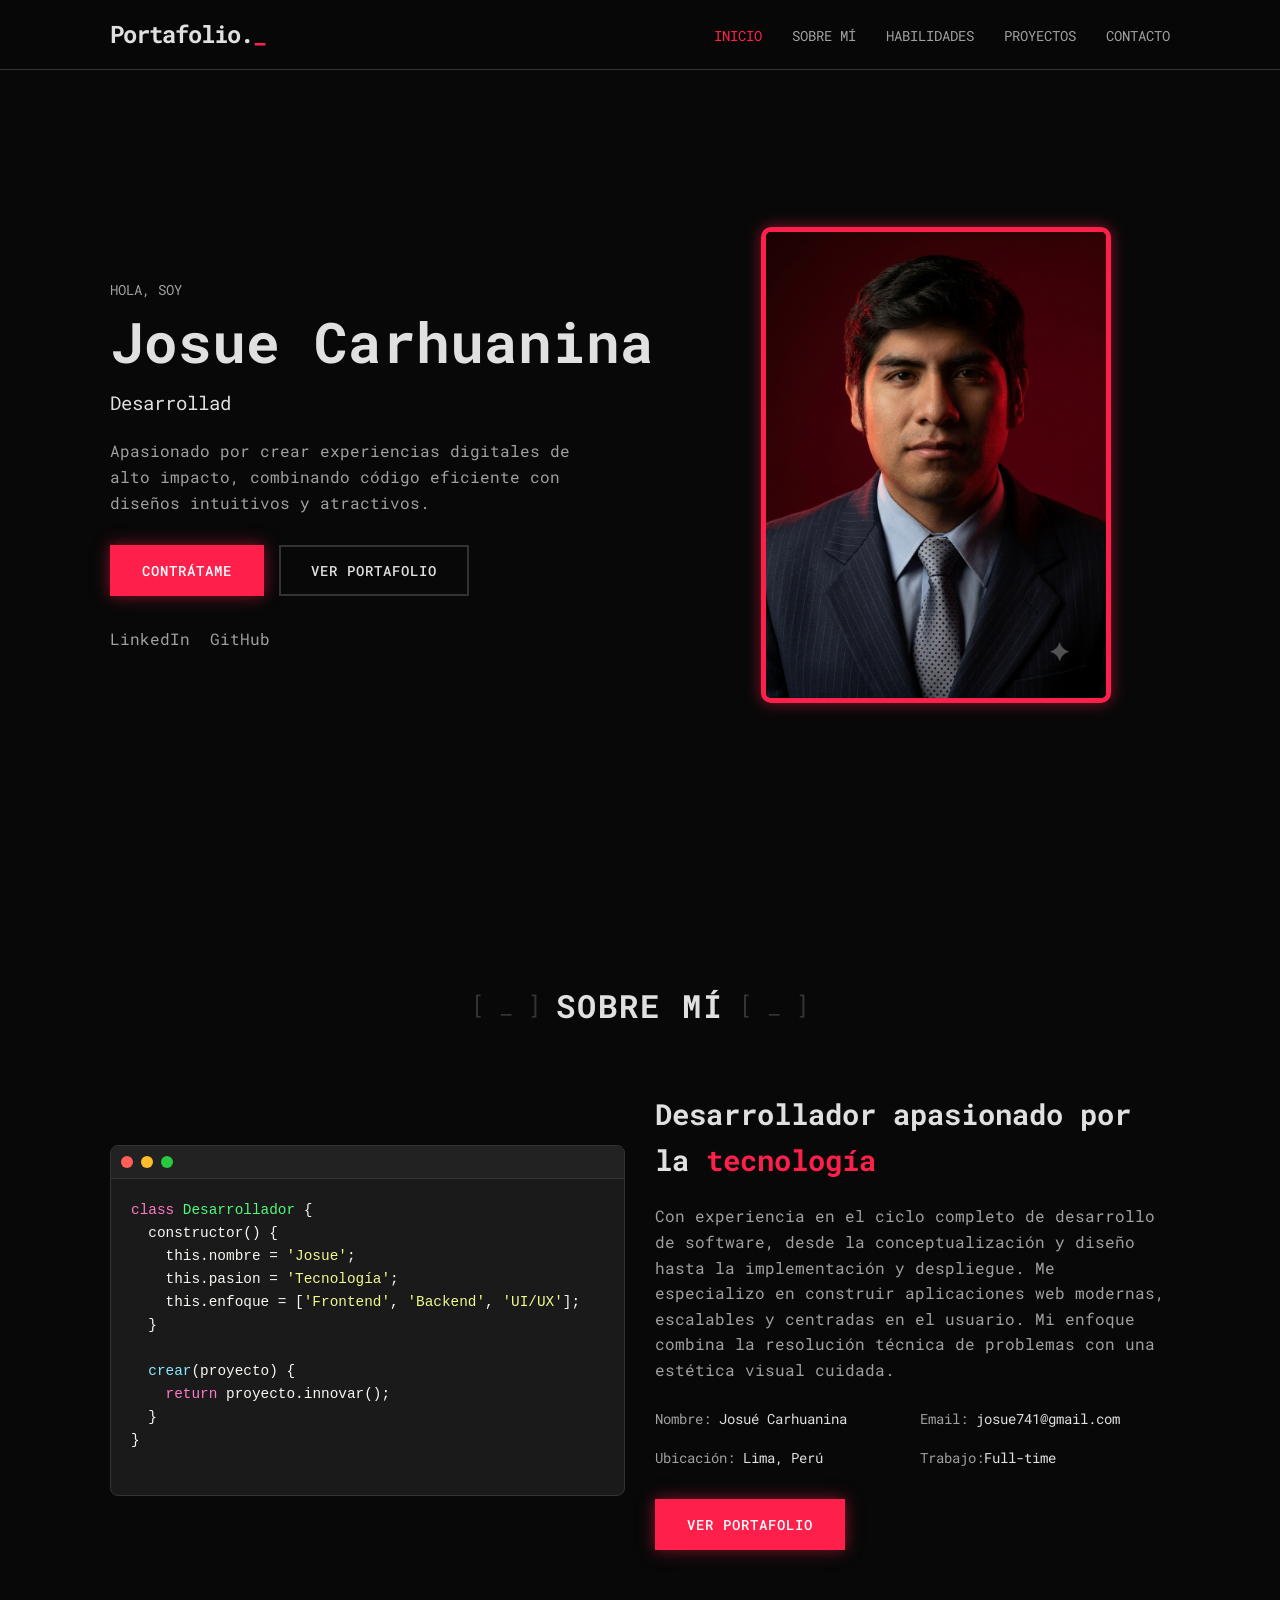
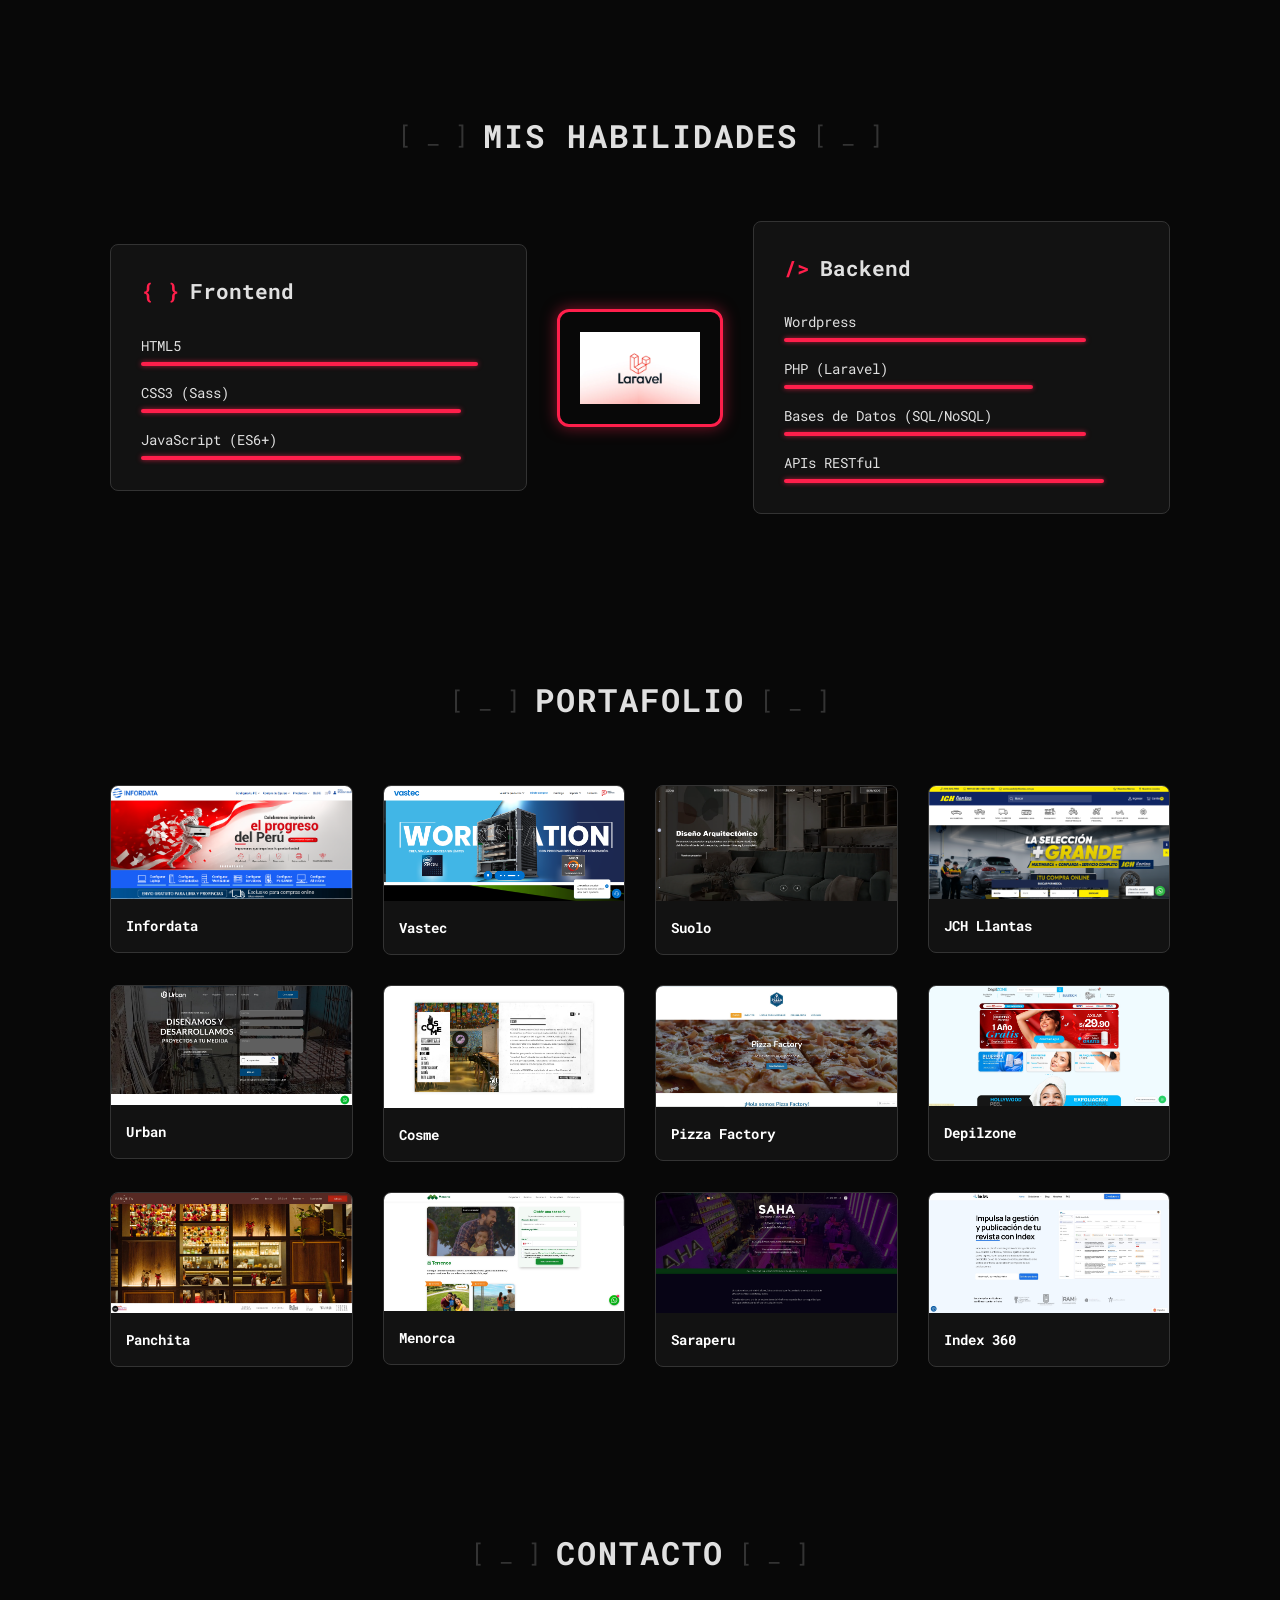
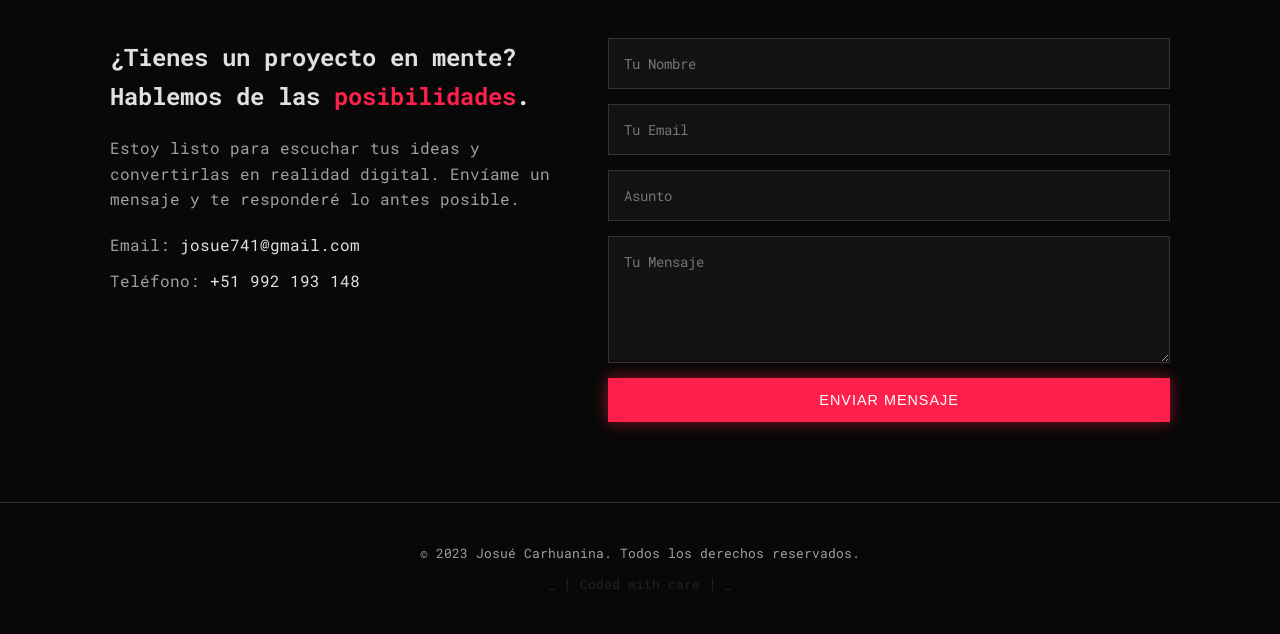
<file: index.html>
<!DOCTYPE html>
<html lang="es">
<head>
    <meta charset="UTF-8">
    <meta name="viewport" content="width=device-width, initial-scale=1.0">
    <title>Josué Carhuanina - Portafolio</title>
    <link rel="stylesheet" href="style.css">
    <!-- Usaremos Google Fonts para la tipografía monoespaciada -->
    <link href="https://fonts.googleapis.com/css2?family=Roboto+Mono:wght@400;500;700&display=swap" rel="stylesheet">
</head>
<body>

    <!-- Navegación -->
    <header class="header">
        <nav class="nav container">
            <a href="#" class="logo">Portafolio.</a>
            <ul class="nav-list" id="nav-list">
                <li><a href="#inicio" class="nav-link active">Inicio</a></li>
                <li><a href="#sobre-mi" class="nav-link">Sobre Mí</a></li>
                <li><a href="#habilidades" class="nav-link">Habilidades</a></li>
                <li><a href="#proyectos" class="nav-link">Proyectos</a></li>
                <li><a href="#contacto" class="nav-link">Contacto</a></li>
            </ul>
            <div class="nav-toggle" id="nav-toggle">
                <span></span>
                <span></span>
                <span></span>
            </div>
        </nav>
    </header>

    <main class="main container">
        <!-- Sección Inicio (Hero) -->
        <section id="inicio" class="hero section grid">
            <div class="hero-content">
                <span class="hero-greeting">HOLA, SOY</span>
                <h1 class="hero-title">Josue Carhuanina</h1>
                <p class="hero-subtitle">Desarrollador &nbsp; Full Stack.</p>
                <p class="hero-description">
                    Apasionado por crear experiencias digitales de alto impacto, combinando código eficiente con diseños intuitivos y atractivos.
                </p>
                <div class="hero-buttons">
                    <a href="#contacto" class="btn btn-primary">Contrátame</a>
                    <a href="#proyectos" class="btn btn-secondary">Ver Portafolio</a>
                </div>
                <div class="hero-social">
                    <a href="#" target="_blank" class="social-icon">LinkedIn</a>
                    <a href="#" target="_blank" class="social-icon">GitHub</a>
                </div>
            </div>
            <div class="hero-image-wrapper">
                <img src="josue_image.png" alt="Foto de Josué Carhuanina" class="hero-img">
                <!-- Efecto de icono neón flotante 
                <div class="neon-icon-floating">
                    <img src="logo-neon.png" alt="Icono Neón">
                </div>-->
            </div>
        </section>

        <!-- Sección Sobre Mí -->
        <section id="sobre-mi" class="sobre-mi section">
            <div class="section-title-wrapper">
                <span class="title-decor">[ _ ]</span>
                <h2 class="section-title">Sobre Mí</h2>
                <span class="title-decor">[ _ ]</span>
            </div>
            
            <div class="sobre-mi-container grid">
                <div class="about-code-window">
                    <div class="code-header">
                        <span class="dot red"></span>
                        <span class="dot yellow"></span>
                        <span class="dot green"></span>
                    </div>
                    <pre class="code-content">
<code><span class="keyword">class</span> <span class="class-name">Desarrollador</span> {
  constructor() {
    <span class="variable">this</span>.nombre = <span class="string">'Josue'</span>;
    <span class="variable">this</span>.pasion = <span class="string">'Tecnología'</span>;
    <span class="variable">this</span>.enfoque = [<span class="string">'Frontend'</span>, <span class="string">'Backend'</span>, <span class="string">'UI/UX'</span>];
  }

  <span class="function">crear</span>(proyecto) {
    <span class="keyword">return</span> <span class="variable">proyecto</span>.innovar();
  }
}</code>
                    </pre>
                </div>
                <div class="about-text">
                    <h3>Desarrollador apasionado por la <span class="highlight">tecnología</span></h3>
                    <p>
                        Con experiencia en el ciclo completo de desarrollo de software, desde la conceptualización y diseño hasta la implementación y despliegue. Me especializo en construir aplicaciones web modernas, escalables y centradas en el usuario. Mi enfoque combina la resolución técnica de problemas con una estética visual cuidada.
                    </p>
                    <div class="about-info grid">
                        <div class="info-item"><span>Nombre:</span> Josué Carhuanina</div>
                        <div class="info-item"><span>Email:</span> josue741@gmail.com</div>
                        <div class="info-item"><span>Ubicación:</span> Lima, Perú</div>
                        <div class="info-item"><span>Trabajo:</span>Full-time</div>
                    </div>
                    <a href="#proyectos" class="btn btn-primary">Ver Portafolio</a>
                </div>
            </div>
        </section>

        <!-- Sección Habilidades -->
        <section id="habilidades" class="habilidades section">
            <div class="section-title-wrapper">
                <span class="title-decor">[ _ ]</span>
                <h2 class="section-title">Mis Habilidades</h2>
                <span class="title-decor">[ _ ]</span>
            </div>

            <div class="habilidades-container grid">
                <!-- Frontend -->
                <div class="skills-category">
                    <h3 class="skills-subtitle"><span class="icon">{ }</span> Frontend</h3>
                    <div class="skills-list">
                        <div class="skill-item">HTML5 <span class="skill-bar" style="width: 95%;"></span></div>
                        <div class="skill-item">CSS3 (Sass) <span class="skill-bar" style="width: 90%;"></span></div>
                        <div class="skill-item">JavaScript (ES6+) <span class="skill-bar" style="width: 90%;"></span></div>
       
                    </div>
                </div>

                <!-- Imagen Central Angular Neon -->
                <div class="skills-central-img">
                    <div class="neon-frame">
                        <img src="laravel_logo.webp" alt="Angular Logo" class="angular-logo">
                    </div>
                </div>

                <!-- Backend -->
                <div class="skills-category">
                    <h3 class="skills-subtitle"><span class="icon">/></span> Backend</h3>
                    <div class="skills-list">
                        <div class="skill-item">Wordpress <span class="skill-bar" style="width: 85%;"></span></div>
                        
                        <div class="skill-item">PHP (Laravel) <span class="skill-bar" style="width: 70%;"></span></div>
                        <div class="skill-item">Bases de Datos (SQL/NoSQL) <span class="skill-bar" style="width: 85%;"></span></div>
                        <div class="skill-item">APIs RESTful <span class="skill-bar" style="width: 90%;"></span></div>
                    </div>
                </div>
            </div>
        </section>

        <!-- Sección Proyectos -->
        <section id="proyectos" class="proyectos section">
            <div class="section-title-wrapper">
                <span class="title-decor">[ _ ]</span>
                <h2 class="section-title">PORTAFOLIO</h2>
                <span class="title-decor">[ _ ]</span>
            </div>

            <div class="proyectos-container grid">
                <!-- Proyecto 1 (Grande) -->
               
                <!-- Proyecto 2 (Grande) -->
                
                <!-- Proyectos Pequeños (Grid de 4) -->
                <div class="proyectos-pequenos-grid grid">

                    <a href="https://www.infordata.com.pe">
                        <article class="proyecto-card pequeno">
                        <img src="infordat.png" alt="Miniatura Proyecto" class="proyecto-img">
                        <div class="proyecto-info">
                            <h4 class="proyecto-title">Infordata</h4>
                        </div>
                      </article>
                  </a>

                    <a href="https://www.vastec.com.pe">
                        <article class="proyecto-card pequeno">
                        <img src="vastec.png" alt="Miniatura Proyecto" class="proyecto-img">
                        <div class="proyecto-info">
                            <h4 class="proyecto-title">Vastec</h4>
                        </div>
                    </article>
                </a>

                    <a href="https://suolo.com/">
                    <article class="proyecto-card pequeno">
                        <img src="suolo.png" alt="Miniatura Proyecto" class="proyecto-img">
                        <div class="proyecto-info">
                            <h4 class="proyecto-title">Suolo</h4>
                        </div>
                    </article>
                    </a>
                    
                    <a href="https://jchllantas.com.pe/">
                    <article class="proyecto-card pequeno">
                        <img src="jchllantas.png" alt="Miniatura Proyecto" class="proyecto-img">
                        <div class="proyecto-info">
                            <h4 class="proyecto-title">JCH Llantas</h4>
                        </div>
                    </article>
                </a>

                  <a href="https://urban.com.pe/">
                    <article class="proyecto-card pequeno">
                        <img src="urban.jpg" alt="Miniatura Proyecto" class="proyecto-img">
                        <div class="proyecto-info">
                            <h4 class="proyecto-title">Urban</h4>
                        </div>
                    </article>
                    </a>

                      <a href="https://cosme.com.pe/">
                    <article class="proyecto-card pequeno">
                        <img src="cosme.jpg" alt="Miniatura Proyecto" class="proyecto-img">
                        <div class="proyecto-info">
                            <h4 class="proyecto-title">Cosme</h4>
                        </div>
                    </article>
                    </a>

                      <a href="https://pizzafactory.pe/">
                    <article class="proyecto-card pequeno">
                        <img src="pizzafactory.jpg" alt="Miniatura Proyecto" class="proyecto-img">
                        <div class="proyecto-info">
                            <h4 class="proyecto-title">Pizza Factory</h4>
                        </div>
                    </article>
                    </a>

                      <a href="https://depilzone.com.pe/">
                    <article class="proyecto-card pequeno">
                        <img src="depilzone.jpg" alt="Miniatura Proyecto" class="proyecto-img">
                        <div class="proyecto-info">
                            <h4 class="proyecto-title">Depilzone</h4>
                        </div>
                    </article>
                    </a>

                     <a href="https://www.panchita.pe/">
                    <article class="proyecto-card pequeno">
                        <img src="panchita.jpg" alt="Miniatura Proyecto" class="proyecto-img">
                        <div class="proyecto-info">
                            <h4 class="proyecto-title">Panchita</h4>
                        </div>
                    </article>
                    </a>

                     <a href="https://menorca.pe/proyectos/terrenos/">
                    <article class="proyecto-card pequeno">
                        <img src="menorca.jpg" alt="Miniatura Proyecto" class="proyecto-img">
                        <div class="proyecto-info">
                            <h4 class="proyecto-title">Menorca</h4>
                        </div>
                    </article>
                    </a>

                     <a href="https://www.sahaperu.com/">
                    <article class="proyecto-card pequeno">
                        <img src="saraperu.jpg" alt="Miniatura Proyecto" class="proyecto-img">
                        <div class="proyecto-info">
                            <h4 class="proyecto-title">Saraperu</h4>
                        </div>
                    </article>
                    </a>

                     <a href="https://index-360.com/">
                    <article class="proyecto-card pequeno">
                        <img src="index.jpg" alt="Miniatura Proyecto" class="proyecto-img">
                        <div class="proyecto-info">
                            <h4 class="proyecto-title">Index 360</h4>
                        </div>
                    </article>
                    </a>


                </div>
            </div>



        </section>

        <!-- Sección Contacto -->
        <section id="contacto" class="contacto section">
            <div class="section-title-wrapper">
                <span class="title-decor">[ _ ]</span>
                <h2 class="section-title">Contacto</h2>
                <span class="title-decor">[ _ ]</span>
            </div>

            <div class="contacto-container grid">
                <div class="contacto-info">
                    <h3>¿Tienes un proyecto en mente? Hablemos de las <span class="highlight">posibilidades</span>.</h3>
                    <p>Estoy listo para escuchar tus ideas y convertirlas en realidad digital. Envíame un mensaje y te responderé lo antes posible.</p>
                    <div class="contacto-directo">
                        <p><strong>Email:</strong> josue741@gmail.com</p>
                        <p><strong>Teléfono:</strong> +51 992 193 148</p>
                    </div>
                </div>
                
                <form class="contacto-form">
                    <input type="text" placeholder="Tu Nombre" class="form-input">
                    <input type="email" placeholder="Tu Email" class="form-input">
                    <input type="text" placeholder="Asunto" class="form-input">
                    <textarea placeholder="Tu Mensaje" class="form-input" rows="5"></textarea>
                    <button type="submit" class="btn btn-primary full-width">Enviar Mensaje</button>
                </form>
            </div>
        </section>
    </main>

    <!-- Pie de página -->
    <footer class="footer">
        <div class="container">
            <p>&copy; 2023 Josué Carhuanina. Todos los derechos reservados.</p>
            <p class="footer-decor">_ [ Coded with care ] _</p>
        </div>
    </footer>

    <script src="script.js"></script>
</body>
</html>
</file>
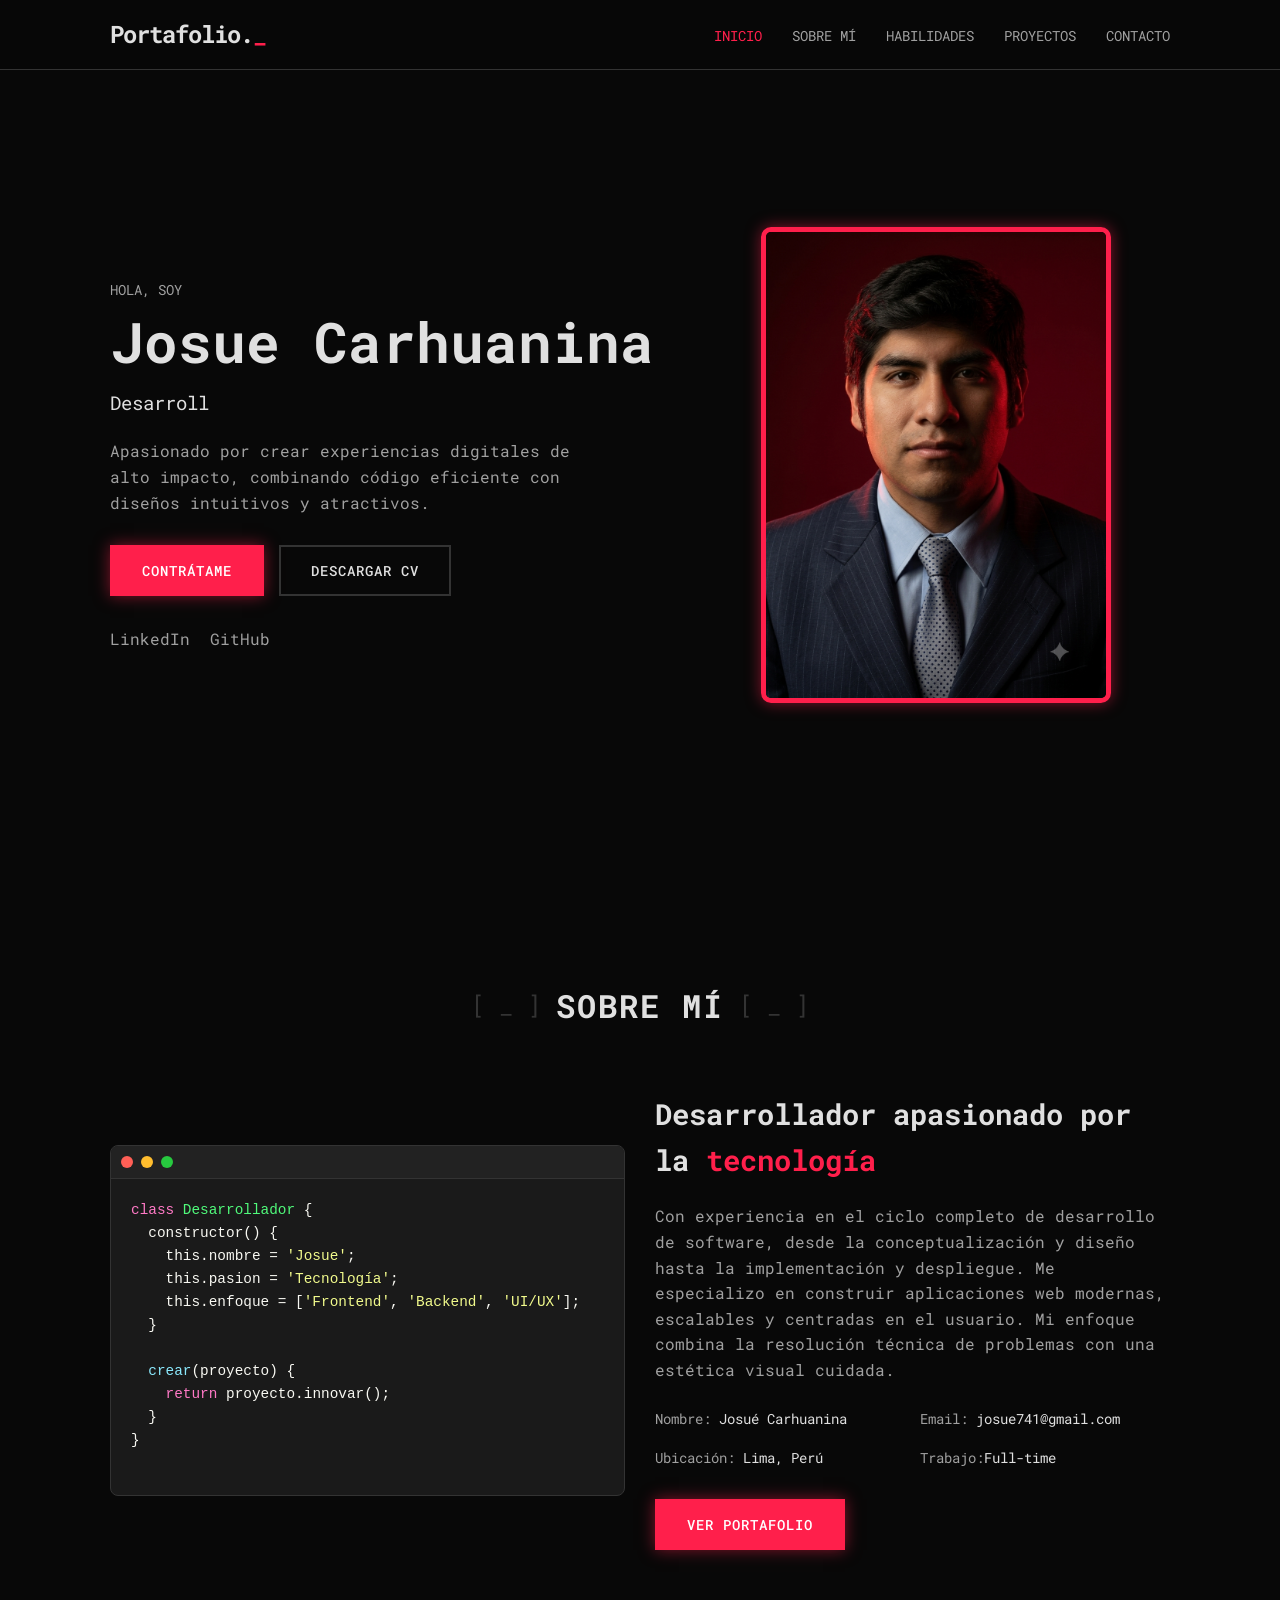
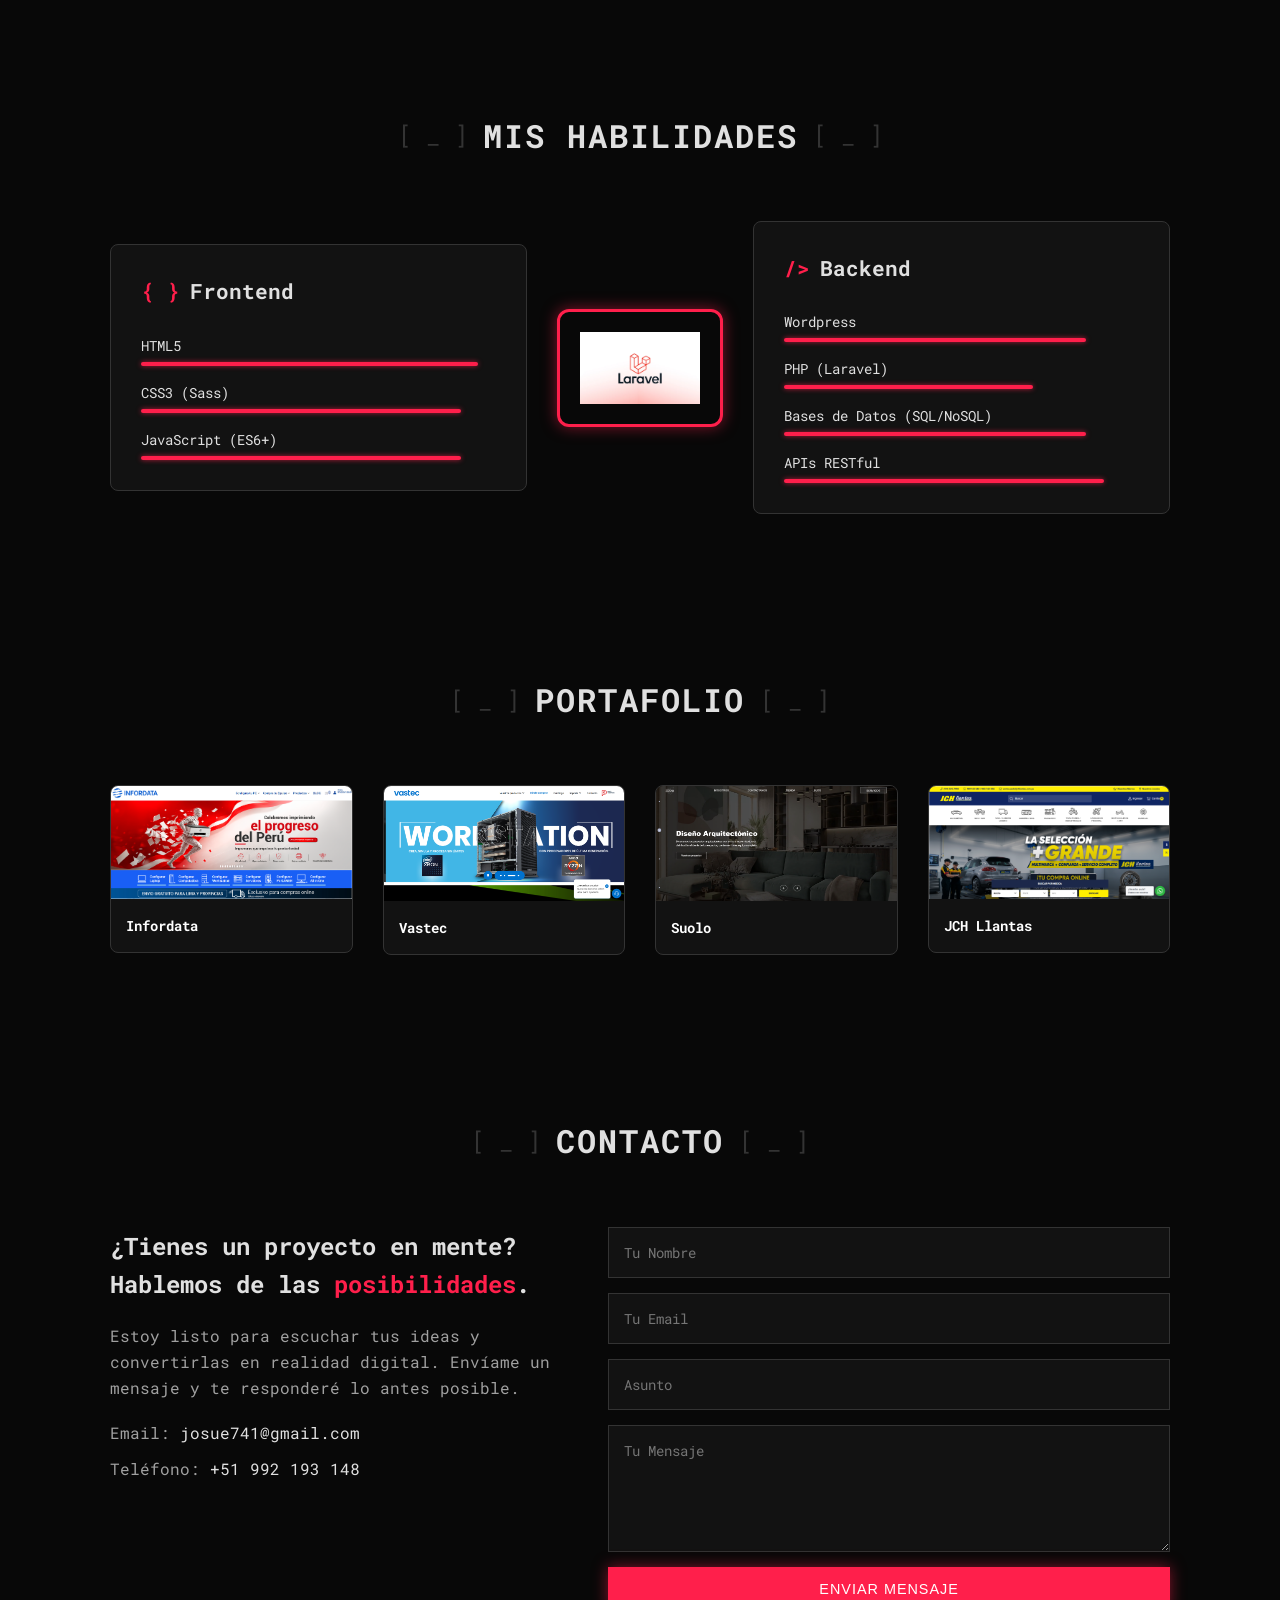
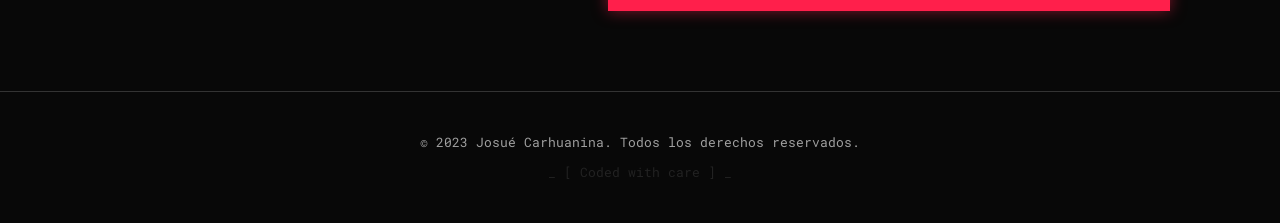
<file: porta.html>
<!DOCTYPE html>
<html lang="es">
<head>
    <meta charset="UTF-8">
    <meta name="viewport" content="width=device-width, initial-scale=1.0">
    <title>Josué Carhuanina - Portafolio</title>
    <link rel="stylesheet" href="style.css">
    <!-- Usaremos Google Fonts para la tipografía monoespaciada -->
    <link href="https://fonts.googleapis.com/css2?family=Roboto+Mono:wght@400;500;700&display=swap" rel="stylesheet">
</head>
<body>

    <!-- Navegación -->
    <header class="header">
        <nav class="nav container">
            <a href="#" class="logo">Portafolio.</a>
            <ul class="nav-list" id="nav-list">
                <li><a href="#inicio" class="nav-link active">Inicio</a></li>
                <li><a href="#sobre-mi" class="nav-link">Sobre Mí</a></li>
                <li><a href="#habilidades" class="nav-link">Habilidades</a></li>
                <li><a href="#proyectos" class="nav-link">Proyectos</a></li>
                <li><a href="#contacto" class="nav-link">Contacto</a></li>
            </ul>
            <div class="nav-toggle" id="nav-toggle">
                <span></span>
                <span></span>
                <span></span>
            </div>
        </nav>
    </header>

    <main class="main container">
        <!-- Sección Inicio (Hero) -->
        <section id="inicio" class="hero section grid">
            <div class="hero-content">
                <span class="hero-greeting">HOLA, SOY</span>
                <h1 class="hero-title">Josue Carhuanina</h1>
                <p class="hero-subtitle">Desarrollador &nbsp; Full Stack.</p>
                <p class="hero-description">
                    Apasionado por crear experiencias digitales de alto impacto, combinando código eficiente con diseños intuitivos y atractivos.
                </p>
                <div class="hero-buttons">
                    <a href="#contacto" class="btn btn-primary">Contrátame</a>
                    <a href="cv.pdf" download class="btn btn-secondary">Descargar CV</a>
                </div>
                <div class="hero-social">
                    <a href="#" target="_blank" class="social-icon">LinkedIn</a>
                    <a href="#" target="_blank" class="social-icon">GitHub</a>
                </div>
            </div>
            <div class="hero-image-wrapper">
                <img src="josue_image.png" alt="Foto de Josué Carhuanina" class="hero-img">
                <!-- Efecto de icono neón flotante 
                <div class="neon-icon-floating">
                    <img src="logo-neon.png" alt="Icono Neón">
                </div>-->
            </div>
        </section>

        <!-- Sección Sobre Mí -->
        <section id="sobre-mi" class="sobre-mi section">
            <div class="section-title-wrapper">
                <span class="title-decor">[ _ ]</span>
                <h2 class="section-title">Sobre Mí</h2>
                <span class="title-decor">[ _ ]</span>
            </div>
            
            <div class="sobre-mi-container grid">
                <div class="about-code-window">
                    <div class="code-header">
                        <span class="dot red"></span>
                        <span class="dot yellow"></span>
                        <span class="dot green"></span>
                    </div>
                    <pre class="code-content">
<code><span class="keyword">class</span> <span class="class-name">Desarrollador</span> {
  constructor() {
    <span class="variable">this</span>.nombre = <span class="string">'Josue'</span>;
    <span class="variable">this</span>.pasion = <span class="string">'Tecnología'</span>;
    <span class="variable">this</span>.enfoque = [<span class="string">'Frontend'</span>, <span class="string">'Backend'</span>, <span class="string">'UI/UX'</span>];
  }

  <span class="function">crear</span>(proyecto) {
    <span class="keyword">return</span> <span class="variable">proyecto</span>.innovar();
  }
}</code>
                    </pre>
                </div>
                <div class="about-text">
                    <h3>Desarrollador apasionado por la <span class="highlight">tecnología</span></h3>
                    <p>
                        Con experiencia en el ciclo completo de desarrollo de software, desde la conceptualización y diseño hasta la implementación y despliegue. Me especializo en construir aplicaciones web modernas, escalables y centradas en el usuario. Mi enfoque combina la resolución técnica de problemas con una estética visual cuidada.
                    </p>
                    <div class="about-info grid">
                        <div class="info-item"><span>Nombre:</span> Josué Carhuanina</div>
                        <div class="info-item"><span>Email:</span> josue741@gmail.com</div>
                        <div class="info-item"><span>Ubicación:</span> Lima, Perú</div>
                        <div class="info-item"><span>Trabajo:</span>Full-time</div>
                    </div>
                    <a href="#proyectos" class="btn btn-primary">Ver Portafolio</a>
                </div>
            </div>
        </section>

        <!-- Sección Habilidades -->
        <section id="habilidades" class="habilidades section">
            <div class="section-title-wrapper">
                <span class="title-decor">[ _ ]</span>
                <h2 class="section-title">Mis Habilidades</h2>
                <span class="title-decor">[ _ ]</span>
            </div>

            <div class="habilidades-container grid">
                <!-- Frontend -->
                <div class="skills-category">
                    <h3 class="skills-subtitle"><span class="icon">{ }</span> Frontend</h3>
                    <div class="skills-list">
                        <div class="skill-item">HTML5 <span class="skill-bar" style="width: 95%;"></span></div>
                        <div class="skill-item">CSS3 (Sass) <span class="skill-bar" style="width: 90%;"></span></div>
                        <div class="skill-item">JavaScript (ES6+) <span class="skill-bar" style="width: 90%;"></span></div>
       
                    </div>
                </div>

                <!-- Imagen Central Angular Neon -->
                <div class="skills-central-img">
                    <div class="neon-frame">
                        <img src="laravel_logo.webp" alt="Angular Logo" class="angular-logo">
                    </div>
                </div>

                <!-- Backend -->
                <div class="skills-category">
                    <h3 class="skills-subtitle"><span class="icon">/></span> Backend</h3>
                    <div class="skills-list">
                        <div class="skill-item">Wordpress <span class="skill-bar" style="width: 85%;"></span></div>
                        
                        <div class="skill-item">PHP (Laravel) <span class="skill-bar" style="width: 70%;"></span></div>
                        <div class="skill-item">Bases de Datos (SQL/NoSQL) <span class="skill-bar" style="width: 85%;"></span></div>
                        <div class="skill-item">APIs RESTful <span class="skill-bar" style="width: 90%;"></span></div>
                    </div>
                </div>
            </div>
        </section>

        <!-- Sección Proyectos -->
        <section id="proyectos" class="proyectos section">
            <div class="section-title-wrapper">
                <span class="title-decor">[ _ ]</span>
                <h2 class="section-title">PORTAFOLIO</h2>
                <span class="title-decor">[ _ ]</span>
            </div>

            <div class="proyectos-container grid">
                <!-- Proyecto 1 (Grande) -->
               
                <!-- Proyecto 2 (Grande) -->
                
                <!-- Proyectos Pequeños (Grid de 4) -->
                <div class="proyectos-pequenos-grid grid">

                    <a href="https://www.infordata.com.pe">
                        <article class="proyecto-card pequeno">
                        <img src="infordat.png" alt="Miniatura Proyecto" class="proyecto-img">
                        <div class="proyecto-info">
                            <h4 class="proyecto-title">Infordata</h4>
                        </div>
                      </article>
                  </a>

                    <a href="https://www.vastec.com.pe">
                        <article class="proyecto-card pequeno">
                        <img src="vastec.png" alt="Miniatura Proyecto" class="proyecto-img">
                        <div class="proyecto-info">
                            <h4 class="proyecto-title">Vastec</h4>
                        </div>
                    </article>
                </a>

                    <a href="https://suolo.com/">
                    <article class="proyecto-card pequeno">
                        <img src="suolo.png" alt="Miniatura Proyecto" class="proyecto-img">
                        <div class="proyecto-info">
                            <h4 class="proyecto-title">Suolo</h4>
                        </div>
                    </article>
                    </a>
                    
                    <a href="https://jchllantas.com.pe/">
                    <article class="proyecto-card pequeno">
                        <img src="jchllantas.png" alt="Miniatura Proyecto" class="proyecto-img">
                        <div class="proyecto-info">
                            <h4 class="proyecto-title">JCH Llantas</h4>
                        </div>
                    </article>
                </a>
                </div>
            </div>



        </section>

        <!-- Sección Contacto -->
        <section id="contacto" class="contacto section">
            <div class="section-title-wrapper">
                <span class="title-decor">[ _ ]</span>
                <h2 class="section-title">Contacto</h2>
                <span class="title-decor">[ _ ]</span>
            </div>

            <div class="contacto-container grid">
                <div class="contacto-info">
                    <h3>¿Tienes un proyecto en mente? Hablemos de las <span class="highlight">posibilidades</span>.</h3>
                    <p>Estoy listo para escuchar tus ideas y convertirlas en realidad digital. Envíame un mensaje y te responderé lo antes posible.</p>
                    <div class="contacto-directo">
                        <p><strong>Email:</strong> josue741@gmail.com</p>
                        <p><strong>Teléfono:</strong> +51 992 193 148</p>
                    </div>
                </div>
                
                <form class="contacto-form">
                    <input type="text" placeholder="Tu Nombre" class="form-input">
                    <input type="email" placeholder="Tu Email" class="form-input">
                    <input type="text" placeholder="Asunto" class="form-input">
                    <textarea placeholder="Tu Mensaje" class="form-input" rows="5"></textarea>
                    <button type="submit" class="btn btn-primary full-width">Enviar Mensaje</button>
                </form>
            </div>
        </section>
    </main>

    <!-- Pie de página -->
    <footer class="footer">
        <div class="container">
            <p>&copy; 2023 Josué Carhuanina. Todos los derechos reservados.</p>
            <p class="footer-decor">_ [ Coded with care ] _</p>
        </div>
    </footer>

    <script src="script.js"></script>
</body>
</html>
</file>
<file: style.css>
/* --- Variables y Reset --- */
:root {
    --bg-color: #080808;
    --bg-card: #121212;
    --bg-code: #1a1a1a;
    --text-color: #e0e0e0;
    --text-muted: #a0a0a0;
    --primary-color: #ff1f4b; /* Rojo Neón */
    --primary-hover: #e01b42;
    --border-color: #333;
    --font-main: 'Roboto Mono', monospace;
    --shadow-neon: 0 0 15px rgba(255, 31, 75, 0.5);
    
    --container-width: 1100px;
    --header-height: 70px;
}

* {
    margin: 0;
    padding: 0;
    box-sizing: border-box;
}

html {
    scroll-behavior: smooth;
}

body {
    background-color: var(--bg-color);
    color: var(--text-color);
    font-family: var(--font-main);
    line-height: 1.6;
    overflow-x: hidden;
}

ul {
    list-style: none;
}

a {
    text-decoration: none;
    color: inherit;
    transition: 0.3s;
}

img {
    max-width: 100%;
    height: auto;
    display: block;
}

/* --- Utilidades --- */
.container {
    max-width: var(--container-width);
    margin: 0 auto;
    padding: 0 20px;
}

.grid {
    display: grid;
    gap: 30px;
}

.section {
    padding: 80px 0;
}

.highlight {
    color: var(--primary-color);
}

/* --- Títulos de Sección --- */
.section-title-wrapper {
    text-align: center;
    margin-bottom: 60px;
    display: flex;
    align-items: center;
    justify-content: center;
    gap: 15px;
}

.section-title {
    font-size: 2rem;
    text-transform: uppercase;
    letter-spacing: 2px;
}

.title-decor {
    color: var(--border-color);
    font-size: 1.5rem;
}

/* --- Botones --- */
.btn {
    display: inline-block;
    padding: 12px 30px;
    border: 2px solid transparent;
    cursor: pointer;
    font-weight: 500;
    text-transform: uppercase;
    font-size: 0.9rem;
    letter-spacing: 1px;
}

.btn-primary {
    background-color: var(--primary-color);
    color: #fff;
    box-shadow: var(--shadow-neon);
}

.btn-primary:hover {
    background-color: var(--primary-hover);
}

.btn-secondary {
    background-color: transparent;
    border-color: var(--border-color);
    color: var(--text-color);
}

.btn-secondary:hover {
    background-color: rgba(255, 255, 255, 0.05);
    border-color: var(--text-color);
}

.btn.full-width {
    width: 100%;
}

/* --- Navegación --- */
.header {
    height: var(--header-height);
    background-color: rgba(8, 8, 8, 0.95);
    position: fixed;
    top: 0;
    left: 0;
    width: 100%;
    z-index: 1000;
    display: flex;
    align-items: center;
    border-bottom: 1px solid var(--border-color);
}

.nav {
    display: flex;
    justify-content: space-between;
    align-items: center;
    width: 100%;
}

.logo {
    font-size: 1.5rem;
    font-weight: 700;
    letter-spacing: -1px;
}

.logo::after {
    content: '_';
    color: var(--primary-color);
    animation: blink 1s infinite;
}

.nav-list {
    display: flex;
    gap: 30px;
}

.nav-link {
    font-size: 0.9rem;
    text-transform: uppercase;
    color: var(--text-muted);
}

.nav-link:hover, .nav-link.active {
    color: var(--primary-color);
}

.nav-toggle {
    display: none;
    flex-direction: column;
    gap: 5px;
    cursor: pointer;
}

.nav-toggle span {
    width: 25px;
    height: 2px;
    background-color: var(--text-color);
}

/* --- Hero --- */
.hero {
    min-height: 100vh;
    padding-top: calc(var(--header-height) + 40px);
    grid-template-columns: 1.2fr 1fr;
    align-items: center;
}

.hero-greeting {
    color: var(--text-muted);
    font-size: 0.9rem;
    margin-bottom: 10px;
    display: block;
}

.hero-title {
    font-size: 3.5rem;
    line-height: 1.1;
    margin-bottom: 15px;
}

.hero-subtitle {
    font-size: 1.2rem;
    color: var(--text-color);
    margin-bottom: 20px;
}

.hero-description {
    color: var(--text-muted);
    max-width: 500px;
    margin-bottom: 30px;
}

.hero-buttons {
    display: flex;
    gap: 15px;
    margin-bottom: 30px;
}

.hero-social {
    display: flex;
    gap: 20px;
    color: var(--text-muted);
}

.social-icon:hover {
    color: var(--primary-color);
}

.hero-image-wrapper {
    position: relative;
    justify-self: center;
}

.hero-img {
    border: 5px solid var(--primary-color);
    border-radius: 10px;
    box-shadow: var(--shadow-neon);
    max-width: 350px;
}

.neon-icon-floating {
    position: absolute;
    top: -30px;
    right: -30px;
    width: 80px;
    height: 80px;
    background-color: rgba(255, 31, 75, 0.1);
    border: 2px solid var(--primary-color);
    border-radius: 50%;
    display: flex;
    align-items: center;
    justify-content: center;
    box-shadow: var(--shadow-neon);
    animation: float 3s ease-in-out infinite;
}

/* --- Sobre Mí --- */
.sobre-mi-container {
    grid-template-columns: 1fr 1fr;
    align-items: center;
}

.about-code-window {
    background-color: var(--bg-code);
    border-radius: 8px;
    border: 1px solid var(--border-color);
    overflow: hidden;
}

.code-header {
    background-color: #222;
    padding: 10px;
    display: flex;
    gap: 8px;
    border-bottom: 1px solid var(--border-color);
}

.code-header .dot {
    width: 12px;
    height: 12px;
    border-radius: 50%;
}

.dot.red { background-color: #ff5f56; }
.dot.yellow { background-color: #ffbd2e; }
.dot.green { background-color: #27c93f; }

.code-content {
    padding: 20px;
    font-size: 0.9rem;
    color: #f8f8f2;
}

/* Sintaxis Highlighting */
.keyword { color: #ff79c6; }
.class-name { color: #50fa7b; }
.variable { color: #f8f8f2; }
.string { color: #f1fa8c; }
.function { color: #8be9fd; }

.about-text h3 {
    font-size: 1.8rem;
    margin-bottom: 20px;
}

.about-text p {
    color: var(--text-muted);
    margin-bottom: 25px;
}

.about-info {
    grid-template-columns: 1fr 1fr;
    gap: 15px;
    margin-bottom: 30px;
    font-size: 0.9rem;
}

.info-item span {
    color: var(--text-muted);
}

/* --- Habilidades --- */
.habilidades-container {
    grid-template-columns: 1fr auto 1fr;
    align-items: center;
}

.skills-category {
    background-color: var(--bg-card);
    padding: 30px;
    border-radius: 8px;
    border: 1px solid var(--border-color);
}

.skills-subtitle {
    font-size: 1.3rem;
    margin-bottom: 25px;
    display: flex;
    align-items: center;
    gap: 10px;
}

.skills-subtitle .icon {
    color: var(--primary-color);
}

.skills-list {
    display: flex;
    flex-direction: column;
    gap: 15px;
}

.skill-item {
    font-size: 0.9rem;
    display: flex;
    flex-direction: column;
    gap: 5px;
}

.skill-bar {
    height: 4px;
    background-color: var(--primary-color);
    box-shadow: 0 0 5px rgba(255, 31, 75, 0.7);
    border-radius: 2px;
}

.skills-central-img .neon-frame {
    border: 3px solid var(--primary-color);
    border-radius: 12px;
    padding: 20px;
    box-shadow: var(--shadow-neon);
}

.angular-logo {
    max-width: 120px;
}

/* --- Proyectos --- */
.proyecto-card {
    background-color: var(--bg-card);
    border-radius: 8px;
    border: 1px solid var(--border-color);
    overflow: hidden;
    transition: 0.3s;
}

.proyecto-card:hover {
    border-color: var(--primary-color);
    transform: translateY(-5px);
}

.proyecto-card.grande {
    grid-template-columns: 1fr 1fr;
    align-items: center;
}

.proyecto-img {
    width: 100%;
    height: 100%;
    object-fit: cover;
}

.proyecto-info {
    padding: 30px;
}

.proyecto-title {
    font-size: 1.3rem;
    margin-bottom: 10px;
    color: #fff;
}

.proyecto-description {
    color: var(--text-muted);
    font-size: 0.9rem;
    margin-bottom: 20px;
}

.proyecto-tags {
    display: flex;
    gap: 10px;
    flex-wrap: wrap;
    margin-bottom: 20px;
}

.proyecto-tags span {
    font-size: 0.8rem;
    background-color: var(--bg-code);
    padding: 4px 10px;
    border-radius: 4px;
    color: var(--text-muted);
}

.proyecto-links {
    display: flex;
    gap: 15px;
    font-size: 0.9rem;
}

.link-icon:hover {
    color: var(--primary-color);
}

.proyectos-pequenos-grid {
    grid-template-columns: repeat(4, 1fr);
}

.proyecto-card.pequeno .proyecto-info {
    padding: 15px;
}

.proyecto-card.pequeno .proyecto-title {
    font-size: 0.9rem;
    margin-bottom: 0;
}

/* --- Contacto --- */
.contacto-container {
    grid-template-columns: 1fr 1.2fr;
    align-items: start;
}

.contacto-info h3 {
    font-size: 1.5rem;
    margin-bottom: 20px;
}

.contacto-info p {
    color: var(--text-muted);
    margin-bottom: 20px;
}

.contacto-directo p {
    color: var(--text-color);
    margin-bottom: 10px;
}

.contacto-directo strong {
    color: var(--text-muted);
    font-weight: 400;
}

.contacto-form {
    display: flex;
    flex-direction: column;
    gap: 15px;
}

.form-input {
    background-color: var(--bg-card);
    border: 1px solid var(--border-color);
    color: var(--text-color);
    font-family: var(--font-main);
    padding: 15px;
    font-size: 0.9rem;
}

.form-input:focus {
    outline: none;
    border-color: var(--primary-color);
}

/* --- Footer --- */
.footer {
    padding: 40px 0;
    text-align: center;
    border-top: 1px solid var(--border-color);
    color: var(--text-muted);
    font-size: 0.8rem;
}

.footer-decor {
    margin-top: 10px;
    color: #222;
}

/* --- Animaciones --- */
@keyframes blink {
    50% { opacity: 0; }
}

@keyframes float {
    0%, 100% { transform: translateY(0); }
    50% { transform: translateY(-15px); }
}

/* --- Responsive --- */
@media (max-width: 992px) {
    .hero {
        grid-template-columns: 1fr;
        text-align: center;
        padding-top: calc(var(--header-height) + 60px);
    }
    
    .hero-content {
        order: 2;
        display: flex;
        flex-direction: column;
        align-items: center;
    }
    
    .hero-title {
        font-size: 2.8rem;
    }
    
    .hero-image-wrapper {
        order: 1;
        margin-bottom: 40px;
    }
    
    .hero-img {
        max-width: 280px;
    }
    
    .sobre-mi-container, .habilidades-container, .proyecto-card.grande, .contacto-container {
        grid-template-columns: 1fr;
    }
    
    .habilidades-container {
        justify-items: center;
    }
    
    .skills-central-img {
        order: -1;
        margin-bottom: 30px;
    }
    
    .proyectos-pequenos-grid {
        grid-template-columns: 1fr 1fr;
    }
}

@media (max-width: 768px) {
    .nav-list {
        display: none;
        position: absolute;
        top: var(--header-height);
        left: 0;
        width: 100%;
        background-color: var(--bg-color);
        flex-direction: column;
        padding: 30px;
        border-bottom: 1px solid var(--border-color);
    }
    
    .nav-list.active {
        display: flex;
    }
    
    .nav-toggle {
        display: flex;
    }
}
</file>
